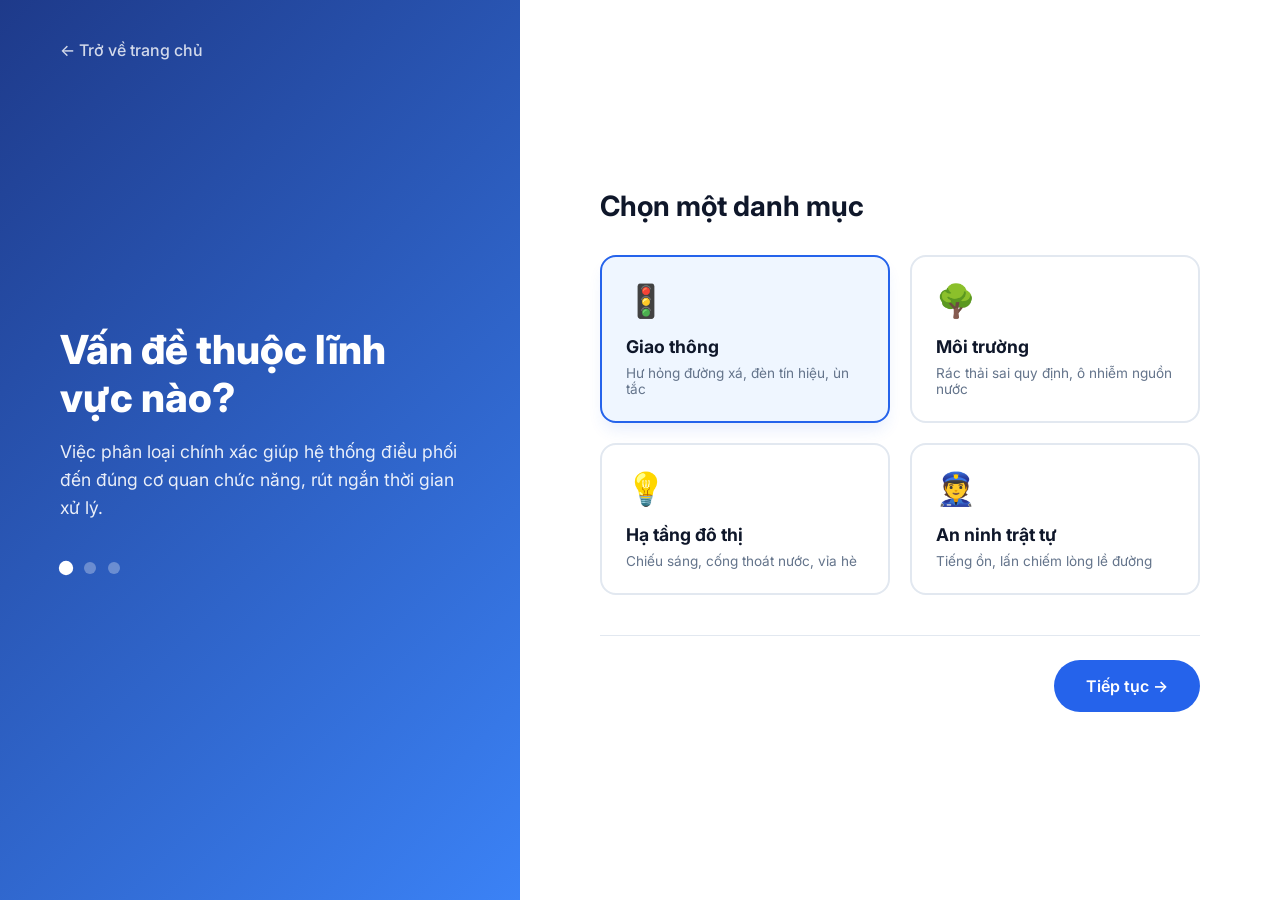
<file: wwwroot/form.html>
<!DOCTYPE html>
<html lang="vi">
<head>
    <meta charset="UTF-8">
    <meta name="viewport" content="width=device-width, initial-scale=1.0">
    <title>Gửi phản ánh - Smart Citizen</title>
    <link href="https://fonts.googleapis.com/css2?family=Inter:wght@400;500;600;700;800&display=swap" rel="stylesheet">
    <style>
        :root {
            --primary: #2563eb;
            --primary-dark: #1d4ed8;
            --surface: #ffffff;
            --bg: #f8fafc;
            --text-main: #0f172a;
            --text-muted: #64748b;
            --border: #e2e8f0;
        }

        * {
            margin: 0;
            padding: 0;
            box-sizing: border-box;
            font-family: 'Inter', sans-serif;
        }

        body {
            height: 100vh;
            overflow: hidden;
            background: var(--bg);
            color: var(--text-main);
        }

        .split-layout {
            display: flex;
            height: 100vh;
        }

        .left-pane {
            flex: 4;
            background: linear-gradient(135deg, #1e3a8a 0%, #3b82f6 100%);
            color: white;
            padding: 60px;
            display: flex;
            flex-direction: column;
            justify-content: center;
            position: relative;
        }

        .back-link {
            position: absolute;
            top: 40px;
            left: 60px;
            color: rgba(255, 255, 255, 0.8);
            text-decoration: none;
            font-weight: 500;
            display: flex;
            align-items: center;
            gap: 8px;
            transition: 0.3s;
        }

        .back-link:hover {
            color: white;
            transform: translateX(-4px);
        }

        .pane-title {
            font-size: 2.5rem;
            font-weight: 800;
            margin-bottom: 16px;
            line-height: 1.2;
        }

        .pane-desc {
            font-size: 1.1rem;
            color: rgba(255, 255, 255, 0.9);
            line-height: 1.6;
            max-width: 400px;
        }

        .progress-dots {
            display: flex;
            gap: 12px;
            margin-top: 40px;
        }

        .dot {
            width: 12px;
            height: 12px;
            border-radius: 50%;
            background: rgba(255, 255, 255, 0.3);
            transition: 0.3s;
        }

        .dot.active {
            background: white;
            transform: scale(1.2);
        }

        .right-pane {
            flex: 6;
            background: var(--surface);
            padding: 40px 80px;
            display: flex;
            flex-direction: column;
            justify-content: center;
            align-items: center;
            overflow-y: auto;
        }

        .form-container {
            width: 100%;
            max-width: 600px;
        }

        .form-step {
            display: none;
            animation: slideUp 0.5s cubic-bezier(0.16, 1, 0.3, 1) forwards;
        }

        .form-step.active {
            display: block;
        }

        @keyframes slideUp {
            from { opacity: 0; transform: translateY(30px); }
            to { opacity: 1; transform: translateY(0); }
        }

        .step-heading {
            font-size: 1.75rem;
            font-weight: 700;
            margin-bottom: 32px;
            color: var(--text-main);
        }

        .grid-options {
            display: grid;
            grid-template-columns: 1fr 1fr;
            gap: 20px;
        }

        .opt-card {
            border: 2px solid var(--border);
            border-radius: 16px;
            padding: 24px;
            cursor: pointer;
            transition: all 0.3s;
            text-align: left;
            background: var(--surface);
        }

        .opt-card:hover {
            border-color: #93c5fd;
            background: #eff6ff;
            transform: translateY(-2px);
        }

        .opt-card.selected {
            border-color: var(--primary);
            background: #eff6ff;
            box-shadow: 0 10px 15px -3px rgba(37, 99, 235, 0.1);
        }

        .opt-icon {
            font-size: 2rem;
            margin-bottom: 16px;
            display: block;
        }

        .opt-title {
            font-weight: 700;
            font-size: 1.1rem;
            margin-bottom: 8px;
        }

        .opt-desc {
            font-size: 0.85rem;
            color: var(--text-muted);
        }

        .input-group {
            margin-bottom: 24px;
        }

        .input-label {
            display: block;
            font-weight: 600;
            margin-bottom: 8px;
            color: var(--text-main);
        }

        .modern-input, .modern-select, .modern-textarea {
            width: 100%;
            padding: 16px 20px;
            border: 2px solid var(--border);
            border-radius: 12px;
            font-size: 1rem;
            transition: 0.3s;
            background: #f8fafc;
            outline: none;
        }

        .modern-input:focus, .modern-select:focus, .modern-textarea:focus {
            background: white;
            border-color: var(--primary);
            box-shadow: 0 0 0 4px rgba(37, 99, 235, 0.1);
        }

        .modern-textarea {
            resize: vertical;
            min-height: 120px;
        }

        .severity-wrap {
            display: flex;
            gap: 16px;
        }

        .sev-btn {
            flex: 1;
            padding: 14px;
            border: 2px solid var(--border);
            border-radius: 12px;
            background: white;
            font-weight: 600;
            cursor: pointer;
            transition: 0.3s;
            color: var(--text-muted);
        }

        .sev-btn.active[data-val="low"] { border-color: var(--primary); color: var(--primary); background: #eff6ff; }
        .sev-btn.active[data-val="med"] { border-color: #f59e0b; color: #f59e0b; background: #fffbeb; }
        .sev-btn.active[data-val="high"] { border-color: #ef4444; color: #ef4444; background: #fef2f2; }

        .upload-box {
            border: 2px dashed #cbd5e1;
            border-radius: 16px;
            padding: 40px;
            text-align: center;
            background: #f8fafc;
            cursor: pointer;
            transition: 0.3s;
        }

        .upload-box:hover {
            border-color: var(--primary);
            background: #eff6ff;
        }

        .form-actions {
            display: flex;
            justify-content: space-between;
            margin-top: 40px;
            padding-top: 24px;
            border-top: 1px solid var(--border);
        }

        .btn {
            padding: 16px 32px;
            border-radius: 50px;
            font-weight: 600;
            font-size: 1rem;
            cursor: pointer;
            border: none;
            transition: 0.3s;
            display: inline-flex;
            align-items: center;
            gap: 8px;
        }

        .btn-prev {
            background: white;
            color: var(--text-muted);
            border: 2px solid var(--border);
        }

        .btn-prev:hover {
            background: var(--bg);
            color: var(--text-main);
        }

        .btn-next {
            background: var(--primary);
            color: white;
            margin-left: auto;
        }

        .btn-next:hover {
            background: var(--primary-dark);
            transform: translateY(-2px);
            box-shadow: 0 10px 15px -3px rgba(37, 99, 235, 0.2);
        }

        @media (max-width: 900px) {
            .split-layout { flex-direction: column; overflow-y: auto; height: auto; }
            body { overflow-y: auto; }
            .left-pane { padding: 40px 20px; flex: none; }
            .back-link { top: 20px; left: 20px; position: relative; margin-bottom: 20px; }
            .right-pane { padding: 40px 20px; flex: none; }
            .grid-options { grid-template-columns: 1fr; }
        }
    </style>
</head>
<body>

    <div class="split-layout">
        <div class="left-pane">
            <a href="index.html" class="back-link">&larr; Trở về trang chủ</a>
            <h1 class="pane-title" id="paneTitle">Vấn đề thuộc lĩnh vực nào?</h1>
            <p class="pane-desc" id="paneDesc">Việc phân loại chính xác giúp hệ thống điều phối đến đúng cơ quan chức năng, rút ngắn thời gian xử lý.</p>
            <div class="progress-dots">
                <div class="dot active" id="dot1"></div>
                <div class="dot" id="dot2"></div>
                <div class="dot" id="dot3"></div>
            </div>
        </div>

        <div class="right-pane">
            <div class="form-container">
                <form id="smartForm">
                    
                    <div class="form-step active" id="step1">
                        <div class="step-heading">Chọn một danh mục</div>
                        <div class="grid-options">
                            <div class="opt-card selected" onclick="selectCard(this, 'category')">
                                <span class="opt-icon">🚦</span>
                                <div class="opt-title">Giao thông</div>
                                <div class="opt-desc">Hư hỏng đường xá, đèn tín hiệu, ùn tắc</div>
                            </div>
                            <div class="opt-card" onclick="selectCard(this, 'category')">
                                <span class="opt-icon">🌳</span>
                                <div class="opt-title">Môi trường</div>
                                <div class="opt-desc">Rác thải sai quy định, ô nhiễm nguồn nước</div>
                            </div>
                            <div class="opt-card" onclick="selectCard(this, 'category')">
                                <span class="opt-icon">💡</span>
                                <div class="opt-title">Hạ tầng đô thị</div>
                                <div class="opt-desc">Chiếu sáng, cống thoát nước, vỉa hè</div>
                            </div>
                            <div class="opt-card" onclick="selectCard(this, 'category')">
                                <span class="opt-icon">👮</span>
                                <div class="opt-title">An ninh trật tự</div>
                                <div class="opt-desc">Tiếng ồn, lấn chiếm lòng lề đường</div>
                            </div>
                        </div>
                    </div>

                    <div class="form-step" id="step2">
                        <div class="step-heading">Xác định vị trí (TP. Vinh)</div>
                        
                        <div class="input-group">
                            <button type="button" class="modern-input" style="background: #e0f2fe; color: #0284c7; border: 2px dashed #0ea5e9; font-weight: 600; cursor: pointer;">
                                📍 Nhấp để tự động lấy vị trí hiện tại
                            </button>
                        </div>
                        
                        <div style="text-align: center; color: var(--text-muted); margin: 20px 0;">Hoặc nhập địa chỉ thủ công</div>

                        <div class="input-group">
                            <label class="input-label">Phường / Xã</label>
                            <select class="modern-select">
                                <option value="">Chọn khu vực...</option>
                                <optgroup label="Khối Phường">
                                    <option value="ben_thuy">Bến Thủy</option>
                                    <option value="cua_nam">Cửa Nam</option>
                                    <option value="doi_cung">Đội Cung</option>
                                    <option value="dong_vinh">Đông Vĩnh</option>
                                    <option value="ha_huy_tap">Hà Huy Tập</option>
                                    <option value="hong_son">Hồng Sơn</option>
                                    <option value="hung_binh">Hưng Bình</option>
                                    <option value="hung_dung">Hưng Dũng</option>
                                    <option value="hung_phuc">Hưng Phúc</option>
                                    <option value="le_loi">Lê Lợi</option>
                                    <option value="le_mao">Lê Mao</option>
                                    <option value="quan_bau">Quán Bàu</option>
                                    <option value="quang_trung">Quang Trung</option>
                                    <option value="trung_do">Trung Đô</option>
                                    <option value="truong_thi">Trường Thi</option>
                                    <option value="vinh_tan">Vinh Tân</option>
                                </optgroup>
                                <optgroup label="Khối Xã">
                                    <option value="hung_chinh">Hưng Chính</option>
                                    <option value="hung_dong">Hưng Đông</option>
                                    <option value="hung_hoa">Hưng Hòa</option>
                                    <option value="hung_loc">Hưng Lộc</option>
                                    <option value="nghi_an">Nghi Ân</option>
                                    <option value="nghi_duc">Nghi Đức</option>
                                    <option value="nghi_kim">Nghi Kim</option>
                                    <option value="nghi_lien">Nghi Liên</option>
                                    <option value="nghi_phu">Nghi Phú</option>
                                </optgroup>
                            </select>
                        </div>

                        <div class="input-group">
                            <label class="input-label">Số nhà, Tên đường</label>
                            <input type="text" class="modern-input" placeholder="VD: Số 1, Đại lộ Lê Nin">
                        </div>
                    </div>

                    <div class="form-step" id="step3">
                        <div class="step-heading">Cung cấp chi tiết</div>

                        <div class="input-group">
                            <label class="input-label">Mức độ nghiêm trọng</label>
                            <div class="severity-wrap">
                                <button type="button" class="sev-btn active" data-val="low" onclick="selectSev(this)">Bình thường</button>
                                <button type="button" class="sev-btn" data-val="med" onclick="selectSev(this)">Nghiêm trọng</button>
                                <button type="button" class="sev-btn" data-val="high" onclick="selectSev(this)">Khẩn cấp</button>
                            </div>
                        </div>

                        <div class="input-group">
                            <label class="input-label">Tiêu đề tóm tắt</label>
                            <input type="text" class="modern-input" placeholder="VD: Sụt lún nắp hố ga gây nguy hiểm">
                        </div>

                        <div class="input-group">
                            <label class="input-label">Mô tả cụ thể</label>
                            <textarea class="modern-textarea" placeholder="Mô tả hiện trạng, thời gian phát hiện..."></textarea>
                        </div>

                        <div class="input-group">
                            <div class="upload-box" id="dropZone">
                                <span style="font-size: 2.5rem; display: block; margin-bottom: 12px;">📸</span>
                                <div style="font-weight: 600; font-size: 1.1rem; color: var(--text-main);">Chạm để tải ảnh lên</div>
                                <div style="font-size: 0.9rem; color: var(--text-muted); margin-top: 8px;">Kéo thả ảnh vào đây. Tối đa 3 ảnh.</div>
                                <input type="file" id="fileInput" accept="image/*" multiple hidden>
                            </div>
                        </div>
                    </div>

                    <div class="form-actions">
                        <button type="button" class="btn btn-prev" id="btnPrev" style="display: none;">Quay lại</button>
                        <button type="button" class="btn btn-next" id="btnNext">Tiếp tục &rarr;</button>
                    </div>

                </form>
            </div>
        </div>
    </div>

    <script>
        const paneData = [
            { title: "Vấn đề thuộc lĩnh vực nào?", desc: "Việc phân loại chính xác giúp hệ thống điều phối đến đúng cơ quan chức năng, rút ngắn thời gian xử lý." },
            { title: "Vị trí xảy ra ở đâu?", desc: "Cung cấp địa chỉ chính xác tại TP. Vinh hoặc sử dụng GPS để cán bộ địa bàn dễ dàng tiếp cận hiện trường." },
            { title: "Cung cấp chi tiết & Hình ảnh", desc: "Hình ảnh rõ nét và mô tả chi tiết là bằng chứng quan trọng nhất giúp báo cáo được phê duyệt nhanh chóng." }
        ];

        let currentStep = 1;
        const totalSteps = 3;

        const btnNext = document.getElementById('btnNext');
        const btnPrev = document.getElementById('btnPrev');
        const paneTitle = document.getElementById('paneTitle');
        const paneDesc = document.getElementById('paneDesc');

        function selectCard(card, type) {
            const siblings = card.parentElement.querySelectorAll('.opt-card');
            siblings.forEach(s => s.classList.remove('selected'));
            card.classList.add('selected');
        }

        function selectSev(btn) {
            const siblings = btn.parentElement.querySelectorAll('.sev-btn');
            siblings.forEach(s => s.classList.remove('active'));
            btn.classList.add('active');
        }

        btnNext.addEventListener('click', () => {
            if (currentStep < totalSteps) {
                document.getElementById(`step${currentStep}`).classList.remove('active');
                currentStep++;
                document.getElementById(`step${currentStep}`).classList.add('active');
                updateUI();
            } else {
                btnNext.innerHTML = '⏳ Đang gửi...';
                btnNext.style.opacity = '0.8';
                setTimeout(() => {
                    alert('Thành công! Phản ánh đã được gửi lên hệ thống.');
                    window.location.href = 'index.html';
                }, 1500);
            }
        });

        btnPrev.addEventListener('click', () => {
            if (currentStep > 1) {
                document.getElementById(`step${currentStep}`).classList.remove('active');
                currentStep--;
                document.getElementById(`step${currentStep}`).classList.add('active');
                updateUI();
            }
        });

        function updateUI() {
            paneTitle.innerText = paneData[currentStep - 1].title;
            paneDesc.innerText = paneData[currentStep - 1].desc;

            for(let i = 1; i <= totalSteps; i++) {
                const dot = document.getElementById(`dot${i}`);
                if(i === currentStep) {
                    dot.classList.add('active');
                } else {
                    dot.classList.remove('active');
                }
            }

            if(currentStep === 1) {
                btnPrev.style.display = 'none';
                btnNext.innerHTML = 'Tiếp tục &rarr;';
            } else if(currentStep === totalSteps) {
                btnPrev.style.display = 'inline-flex';
                btnNext.innerHTML = '🚀 Gửi phản ánh';
            } else {
                btnPrev.style.display = 'inline-flex';
                btnNext.innerHTML = 'Tiếp tục &rarr;';
            }
        }

        const dropZone = document.getElementById('dropZone');
        const fileInput = document.getElementById('fileInput');

        dropZone.addEventListener('click', () => fileInput.click());
        dropZone.addEventListener('dragover', (e) => { e.preventDefault(); dropZone.style.borderColor = '#2563eb'; });
        dropZone.addEventListener('dragleave', (e) => { e.preventDefault(); dropZone.style.borderColor = '#cbd5e1'; });
        dropZone.addEventListener('drop', (e) => {
            e.preventDefault();
            dropZone.style.borderColor = '#cbd5e1';
            if (e.dataTransfer.files.length) {
                fileInput.files = e.dataTransfer.files;
                updateDropZoneText(e.dataTransfer.files);
            }
        });

        fileInput.addEventListener('change', function() {
            if (this.files.length) updateDropZoneText(this.files);
        });

        function updateDropZoneText(files) {
            const textEl = dropZone.querySelector('div:nth-of-type(1)');
            if (files.length > 0) {
                textEl.innerText = `Đã chọn ${files.length} ảnh`;
                textEl.style.color = '#2563eb';
            }
        }
    </script>
</body>
</html>
</file>
